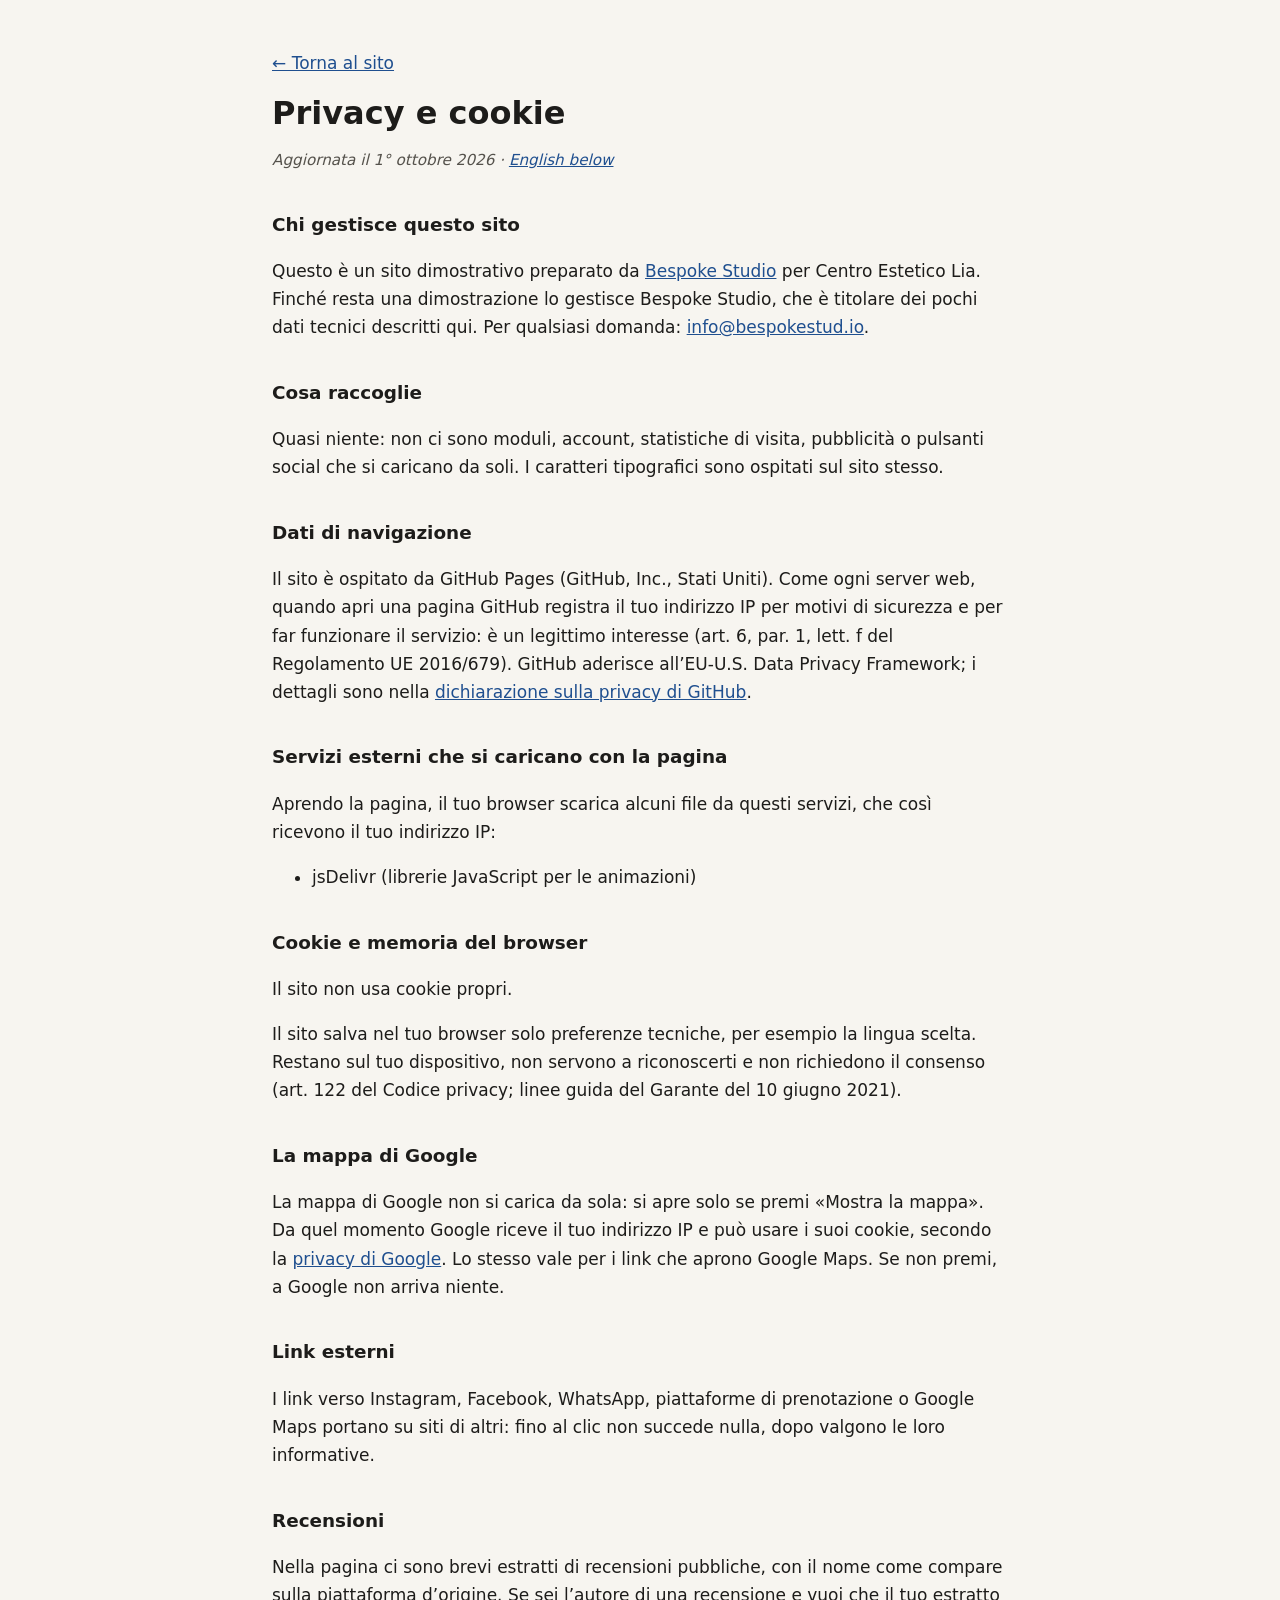
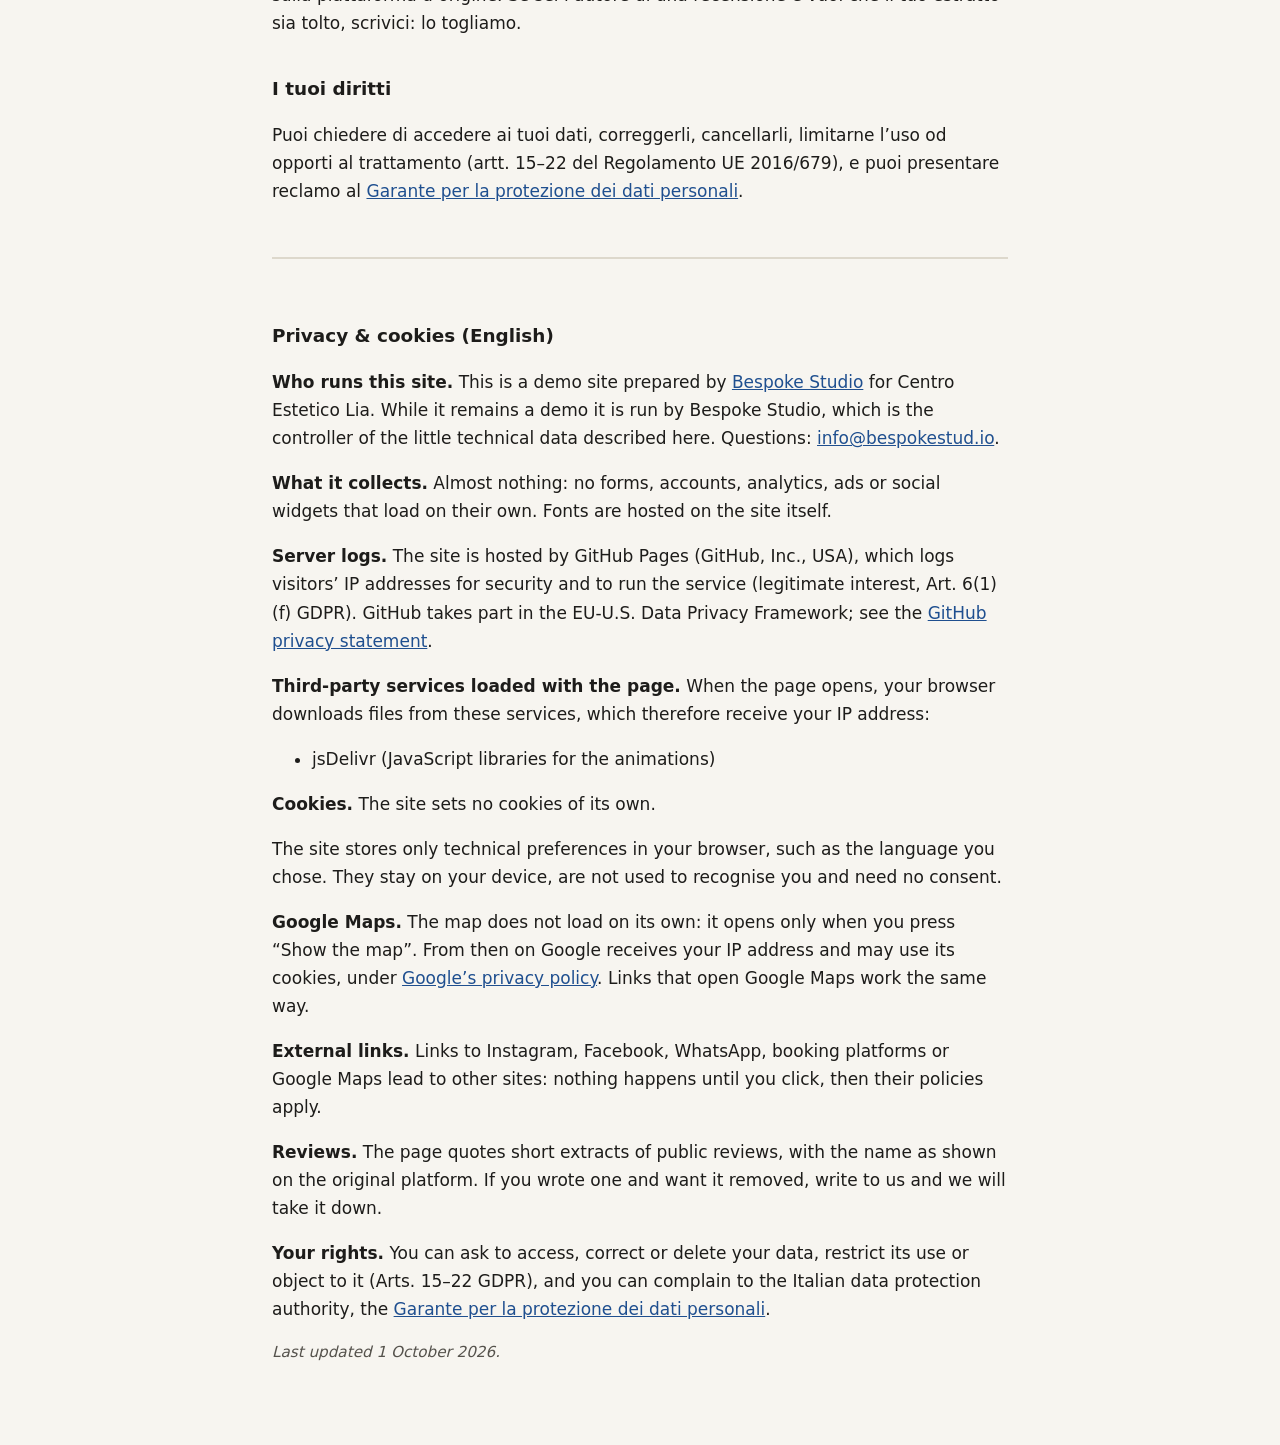
<file: privacy.html>
<!DOCTYPE html>
<html lang="it">
<head>
  <meta charset="UTF-8">
  <meta name="viewport" content="width=device-width, initial-scale=1.0">
  <meta name="robots" content="noindex">
  <title>Privacy e cookie · Centro Estetico Lia</title>
  <meta name="description" content="Informativa privacy e cookie del sito Centro Estetico Lia.">
  <style>
    body { margin: 0; background: #f7f5f0; color: #1d1c1a; font: 17px/1.65 system-ui, -apple-system, "Segoe UI", Roboto, sans-serif; }
    main { max-width: 46rem; margin: 0 auto; padding: 32px 20px 64px; }
    h1 { font-size: 2rem; line-height: 1.2; margin: 0.4em 0 0.2em; }
    h2 { font-size: 1.15rem; margin: 2em 0 0.4em; }
    a { color: #1f4f8f; }
    .data { color: #55524c; font-style: italic; font-size: 0.95rem; }
    .en { margin-top: 3em; padding-top: 1.5em; border-top: 2px solid #ddd8cc; }
    code { font-size: 0.9em; background: #ebe7dc; padding: 0 4px; border-radius: 3px; }
  </style>
</head>
<body>
<main>
  <p><a href="index.html">← Torna al sito</a></p>
  <h1>Privacy e cookie</h1>
  <p class="data">Aggiornata il 1° ottobre 2026 · <a href="#english" lang="en">English below</a></p>
  <h2>Chi gestisce questo sito</h2>
  <p>Questo è un sito dimostrativo preparato da <a href="https://bespokestud.io" rel="noopener">Bespoke Studio</a> per Centro Estetico Lia. Finché resta una dimostrazione lo gestisce Bespoke Studio, che è titolare dei pochi dati tecnici descritti qui. Per qualsiasi domanda: <a href="mailto:info@bespokestud.io">info@bespokestud.io</a>.</p>
  <h2>Cosa raccoglie</h2>
  <p>Quasi niente: non ci sono moduli, account, statistiche di visita, pubblicità o pulsanti social che si caricano da soli. I caratteri tipografici sono ospitati sul sito stesso.</p>
  <h2>Dati di navigazione</h2>
  <p>Il sito è ospitato da GitHub Pages (GitHub, Inc., Stati Uniti). Come ogni server web, quando apri una pagina GitHub registra il tuo indirizzo IP per motivi di sicurezza e per far funzionare il servizio: è un legittimo interesse (art. 6, par. 1, lett. f del Regolamento UE 2016/679). GitHub aderisce all’EU-U.S. Data Privacy Framework; i dettagli sono nella <a href="https://docs.github.com/site-policy/privacy-policies/github-general-privacy-statement" rel="noopener">dichiarazione sulla privacy di GitHub</a>.</p>
  <h2>Servizi esterni che si caricano con la pagina</h2>
  <p>Aprendo la pagina, il tuo browser scarica alcuni file da questi servizi, che così ricevono il tuo indirizzo IP:</p>
  <ul><li>jsDelivr (librerie JavaScript per le animazioni)</li></ul>
  <h2>Cookie e memoria del browser</h2>
  <p>Il sito non usa cookie propri.</p>
  <p>Il sito salva nel tuo browser solo preferenze tecniche, per esempio la lingua scelta. Restano sul tuo dispositivo, non servono a riconoscerti e non richiedono il consenso (art. 122 del Codice privacy; linee guida del Garante del 10 giugno 2021).</p>
  <h2>La mappa di Google</h2>
  <p>La mappa di Google non si carica da sola: si apre solo se premi «Mostra la mappa». Da quel momento Google riceve il tuo indirizzo IP e può usare i suoi cookie, secondo la <a href="https://policies.google.com/privacy?hl=it" rel="noopener">privacy di Google</a>. Lo stesso vale per i link che aprono Google Maps. Se non premi, a Google non arriva niente.</p>
  <h2>Link esterni</h2>
  <p>I link verso Instagram, Facebook, WhatsApp, piattaforme di prenotazione o Google Maps portano su siti di altri: fino al clic non succede nulla, dopo valgono le loro informative.</p>
  <h2>Recensioni</h2>
  <p>Nella pagina ci sono brevi estratti di recensioni pubbliche, con il nome come compare sulla piattaforma d’origine. Se sei l’autore di una recensione e vuoi che il tuo estratto sia tolto, scrivici: lo togliamo.</p>
  <h2>I tuoi diritti</h2>
  <p>Puoi chiedere di accedere ai tuoi dati, correggerli, cancellarli, limitarne l’uso od opporti al trattamento (artt. 15–22 del Regolamento UE 2016/679), e puoi presentare reclamo al <a href="https://www.garanteprivacy.it" rel="noopener">Garante per la protezione dei dati personali</a>.</p>
  <div class="en" id="english" lang="en">
    <h2>Privacy &amp; cookies (English)</h2>
    <p><strong>Who runs this site.</strong> This is a demo site prepared by <a href="https://bespokestud.io" rel="noopener">Bespoke Studio</a> for Centro Estetico Lia. While it remains a demo it is run by Bespoke Studio, which is the controller of the little technical data described here. Questions: <a href="mailto:info@bespokestud.io">info@bespokestud.io</a>.</p>
    <p><strong>What it collects.</strong> Almost nothing: no forms, accounts, analytics, ads or social widgets that load on their own. Fonts are hosted on the site itself.</p>
    <p><strong>Server logs.</strong> The site is hosted by GitHub Pages (GitHub, Inc., USA), which logs visitors’ IP addresses for security and to run the service (legitimate interest, Art. 6(1)(f) GDPR). GitHub takes part in the EU-U.S. Data Privacy Framework; see the <a href="https://docs.github.com/site-policy/privacy-policies/github-general-privacy-statement" rel="noopener">GitHub privacy statement</a>.</p>
    <p><strong>Third-party services loaded with the page.</strong> When the page opens, your browser downloads files from these services, which therefore receive your IP address:</p><ul><li>jsDelivr (JavaScript libraries for the animations)</li></ul>
    <p><strong>Cookies.</strong> The site sets no cookies of its own.</p>
    <p>The site stores only technical preferences in your browser, such as the language you chose. They stay on your device, are not used to recognise you and need no consent.</p>
    <p><strong>Google Maps.</strong> The map does not load on its own: it opens only when you press “Show the map”. From then on Google receives your IP address and may use its cookies, under <a href="https://policies.google.com/privacy?hl=en" rel="noopener">Google’s privacy policy</a>. Links that open Google Maps work the same way.</p>
    <p><strong>External links.</strong> Links to Instagram, Facebook, WhatsApp, booking platforms or Google Maps lead to other sites: nothing happens until you click, then their policies apply.</p>
    <p><strong>Reviews.</strong> The page quotes short extracts of public reviews, with the name as shown on the original platform. If you wrote one and want it removed, write to us and we will take it down.</p>
    <p><strong>Your rights.</strong> You can ask to access, correct or delete your data, restrict its use or object to it (Arts. 15–22 GDPR), and you can complain to the Italian data protection authority, the <a href="https://www.garanteprivacy.it" rel="noopener">Garante per la protezione dei dati personali</a>.</p>
    <p class="data">Last updated 1 October 2026.</p>
  </div>
</main>
</body>
</html>
</file>
